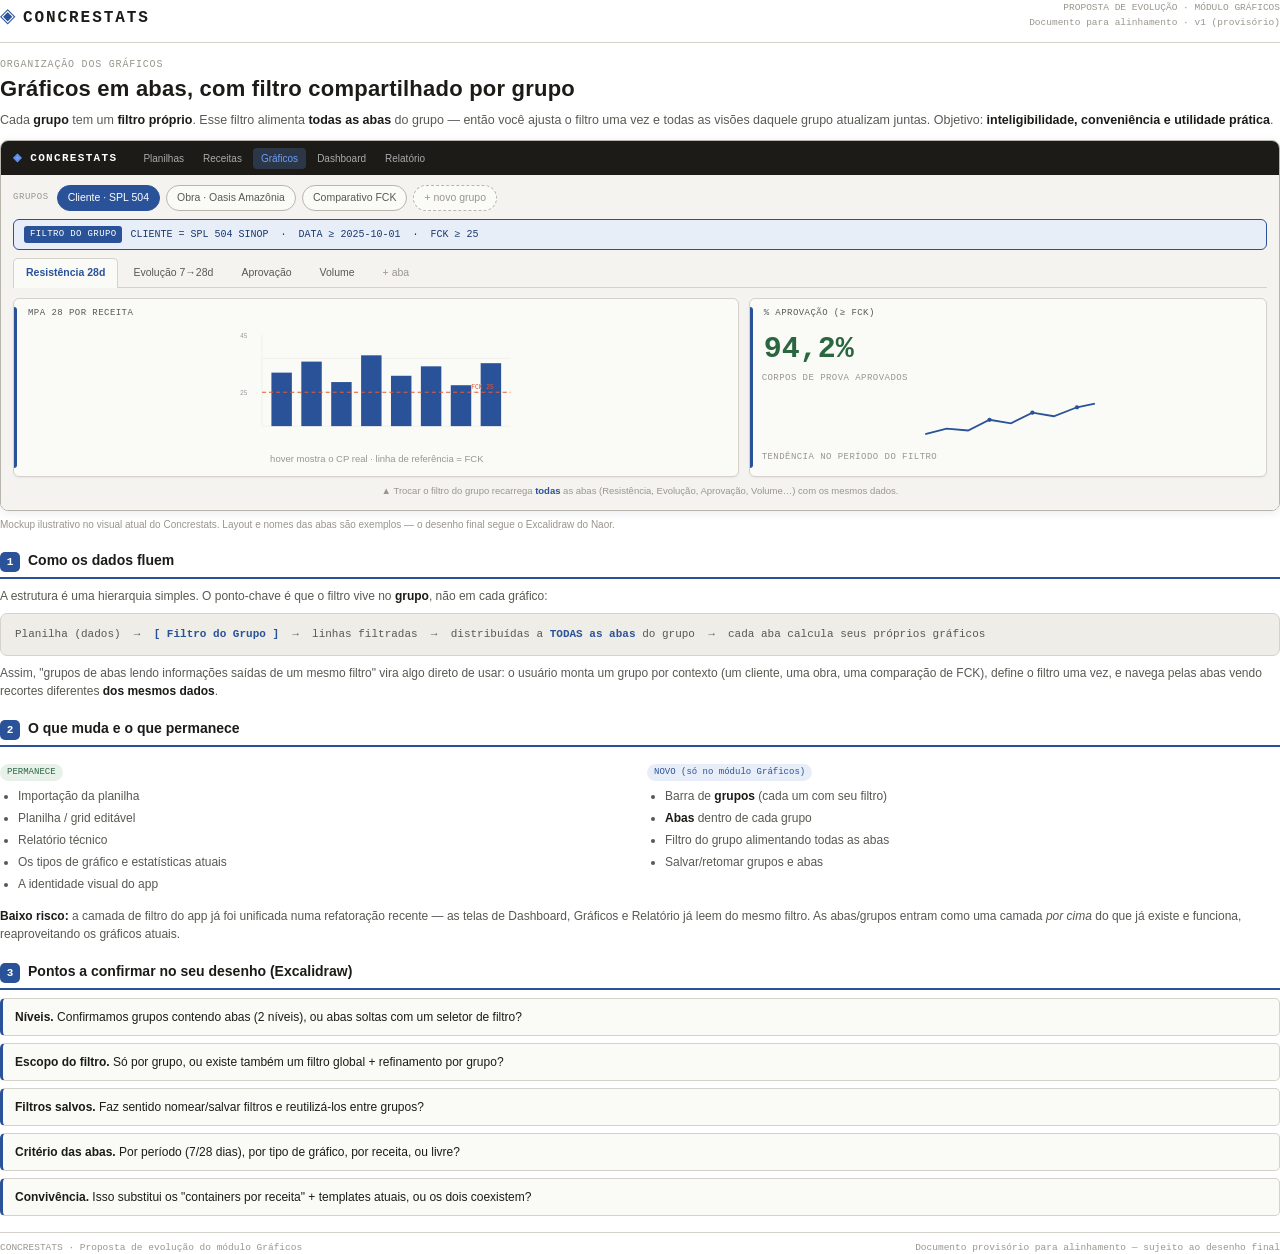
<file: proposta/Proposta_Concrestats_Graficos_Abas.html>
<!DOCTYPE html>
<html lang="pt-BR">
<head>
<meta charset="UTF-8">
<title>Concrestats — Proposta: Gráficos em Abas</title>
<style>
  @page { size: A4; margin: 13mm 13mm; }
  * { box-sizing: border-box; margin: 0; padding: 0; -webkit-print-color-adjust: exact; print-color-adjust: exact; }
  :root{
    --bg:#f4f3ef; --panel:#eeede8; --white:#fafaf7; --border:#d4d2ca; --border-d:#b8b5ac;
    --text:#1c1b18; --text2:#5a5852; --text3:#9a968e; --accent:#2a5298; --accent2:#1a3a6e;
    --accent-bg:#e8eef8; --success:#2a6640; --mono:'IBM Plex Mono','Consolas',monospace; --sans:'IBM Plex Sans','Segoe UI',sans-serif;
  }
  body{ font-family:var(--sans); color:var(--text); font-size:12px; line-height:1.5; background:#fff; }
  h1{ font-size:22px; font-weight:600; letter-spacing:.01em; }
  h2{ font-size:14px; font-weight:600; color:var(--text); margin:18px 0 8px; padding-bottom:5px; border-bottom:2px solid var(--accent); }
  h2 .n{ display:inline-block; width:20px; height:20px; line-height:20px; text-align:center; background:var(--accent); color:#fff; border-radius:5px; font-size:11px; margin-right:8px; font-family:var(--mono); }
  p{ margin:6px 0; color:var(--text2); }
  .lead{ color:var(--text2); font-size:12.5px; }
  strong{ color:var(--text); }
  .mono{ font-family:var(--mono); }
  .muted{ color:var(--text3); }
  .page-break{ page-break-before:always; }

  /* Cabeçalho do documento */
  .doc-head{ display:flex; align-items:flex-end; justify-content:space-between; border-bottom:1px solid var(--border); padding-bottom:12px; }
  .brand{ display:flex; align-items:baseline; gap:8px; }
  .brand .mark{ color:var(--accent); font-size:20px; }
  .brand .name{ font-family:var(--mono); font-size:16px; font-weight:600; letter-spacing:.12em; }
  .doc-meta{ text-align:right; color:var(--text3); font-family:var(--mono); font-size:9.5px; line-height:1.6; }
  .title-block{ margin-top:14px; }
  .title-block .sub{ color:var(--text3); font-family:var(--mono); font-size:10px; letter-spacing:.08em; text-transform:uppercase; }

  /* ── MOCKUP DA TELA ─────────────────────────── */
  .mock{ border:1px solid var(--border-d); border-radius:8px; overflow:hidden; margin:10px 0 6px; box-shadow:0 2px 10px rgba(0,0,0,.08); }
  .m-topbar{ background:var(--text); color:#fff; height:34px; display:flex; align-items:center; gap:18px; padding:0 12px; }
  .m-logo{ font-family:var(--mono); font-size:11px; font-weight:600; letter-spacing:.12em; }
  .m-logo .mk{ color:#6b9fff; }
  .m-nav{ display:flex; gap:3px; }
  .m-nav span{ font-size:10px; color:#aaa; padding:3px 8px; border-radius:4px; }
  .m-nav span.on{ background:rgba(107,159,255,.2); color:#6b9fff; }
  .m-body{ background:var(--bg); padding:10px 12px 12px; }

  /* barra de grupos */
  .m-groups{ display:flex; align-items:center; gap:6px; margin-bottom:8px; }
  .m-groups .lbl{ font-family:var(--mono); font-size:9px; color:var(--text3); text-transform:uppercase; letter-spacing:.06em; margin-right:2px; }
  .chip{ font-size:10.5px; padding:4px 10px; border-radius:14px; border:1px solid var(--border-d); background:var(--white); color:var(--text2); }
  .chip.on{ background:var(--accent); color:#fff; border-color:var(--accent); font-weight:500; }
  .chip.add{ border-style:dashed; color:var(--text3); }

  /* filtro do grupo */
  .m-filter{ display:flex; align-items:center; gap:8px; background:var(--accent-bg); border:1px solid var(--accent); border-radius:6px; padding:6px 10px; margin-bottom:8px; }
  .m-filter .tag{ font-family:var(--mono); font-size:9px; color:#fff; background:var(--accent); padding:2px 6px; border-radius:3px; letter-spacing:.04em; }
  .m-filter .expr{ font-family:var(--mono); font-size:10px; color:var(--accent2); }

  /* abas */
  .m-tabs{ display:flex; gap:2px; border-bottom:1px solid var(--border); margin-bottom:10px; }
  .m-tabs .tab{ font-size:10.5px; padding:6px 12px; color:var(--text2); border:1px solid transparent; border-bottom:none; }
  .m-tabs .tab.on{ background:var(--white); border-color:var(--border); border-radius:5px 5px 0 0; color:var(--accent); font-weight:600; margin-bottom:-1px; }
  .m-tabs .tab.add{ color:var(--text3); }

  /* área de gráficos */
  .m-grid{ display:grid; grid-template-columns:1.4fr 1fr; gap:10px; }
  .m-card{ background:var(--white); border:1px solid var(--border); border-radius:6px; box-shadow:0 1px 2px rgba(28,27,24,.06); position:relative; overflow:hidden; }
  .m-card::before{ content:''; position:absolute; left:0; top:8px; bottom:8px; width:3px; background:var(--accent); border-radius:0 3px 3px 0; }
  .m-card .h{ font-family:var(--mono); font-size:9px; text-transform:uppercase; letter-spacing:.05em; color:var(--text2); padding:8px 10px 4px 14px; }
  .m-card .b{ padding:2px 10px 10px 12px; }
  .m-stat{ display:flex; flex-direction:column; gap:8px; }
  .m-stat .big{ font-family:var(--mono); font-size:30px; font-weight:600; color:var(--text); padding-left:2px; }
  .m-stat .big.ok{ color:var(--success); }
  .m-stat .lab{ font-family:var(--mono); font-size:9px; text-transform:uppercase; color:var(--text3); letter-spacing:.05em; }
  .m-cap{ font-size:9.5px; color:var(--text3); margin-top:7px; text-align:center; }

  .flow{ background:var(--panel); border:1px solid var(--border); border-radius:7px; padding:12px 14px; font-family:var(--mono); font-size:11px; color:var(--text2); margin:8px 0; }
  .flow b{ color:var(--accent); }

  .two{ display:grid; grid-template-columns:1fr 1fr; gap:14px; }
  ul{ margin:6px 0 6px 18px; } li{ margin:4px 0; color:var(--text2); }
  .qbox{ background:var(--white); border:1px solid var(--border); border-left:3px solid var(--accent); border-radius:5px; padding:9px 12px; margin:7px 0; }
  .qbox b{ color:var(--text); }
  .pill{ display:inline-block; font-family:var(--mono); font-size:9px; padding:2px 7px; border-radius:10px; }
  .pill.keep{ background:#e7f1ea; color:var(--success); }
  .pill.new{ background:var(--accent-bg); color:var(--accent); }
  .foot{ margin-top:16px; padding-top:8px; border-top:1px solid var(--border); color:var(--text3); font-size:9.5px; font-family:var(--mono); display:flex; justify-content:space-between; }
  svg{ display:block; }
</style>
</head>
<body>

  <div class="doc-head">
    <div class="brand"><span class="mark">◈</span><span class="name">CONCRESTATS</span></div>
    <div class="doc-meta">PROPOSTA DE EVOLUÇÃO · MÓDULO GRÁFICOS<br>Documento para alinhamento · v1 (provisório)</div>
  </div>

  <div class="title-block">
    <div class="sub">Organização dos gráficos</div>
    <h1>Gráficos em abas, com filtro compartilhado por grupo</h1>
    <p class="lead">Cada <strong>grupo</strong> tem um <strong>filtro próprio</strong>. Esse filtro alimenta <strong>todas as abas</strong> do grupo —
    então você ajusta o filtro uma vez e todas as visões daquele grupo atualizam juntas. Objetivo: <strong>inteligibilidade, conveniência e utilidade prática</strong>.</p>
  </div>

  <!-- ─────────── MOCKUP ─────────── -->
  <div class="mock" role="img" aria-label="Mockup da tela de Gráficos com grupos, filtro e abas">
    <div class="m-topbar">
      <div class="m-logo"><span class="mk">◈</span> CONCRESTATS</div>
      <div class="m-nav"><span>Planilhas</span><span>Receitas</span><span class="on">Gráficos</span><span>Dashboard</span><span>Relatório</span></div>
    </div>
    <div class="m-body">
      <div class="m-groups">
        <span class="lbl">Grupos</span>
        <span class="chip on">Cliente · SPL 504</span>
        <span class="chip">Obra · Oasis Amazônia</span>
        <span class="chip">Comparativo FCK</span>
        <span class="chip add">+ novo grupo</span>
      </div>

      <div class="m-filter">
        <span class="tag">FILTRO DO GRUPO</span>
        <span class="expr">CLIENTE = SPL 504 SINOP&nbsp;&nbsp;·&nbsp;&nbsp;DATA ≥ 2025-10-01&nbsp;&nbsp;·&nbsp;&nbsp;FCK ≥ 25</span>
      </div>

      <div class="m-tabs">
        <span class="tab on">Resistência 28d</span>
        <span class="tab">Evolução 7→28d</span>
        <span class="tab">Aprovação</span>
        <span class="tab">Volume</span>
        <span class="tab add">+ aba</span>
      </div>

      <div class="m-grid">
        <div class="m-card">
          <div class="h">MPa 28 por receita</div>
          <div class="b">
            <svg viewBox="0 0 360 150" width="100%" height="118">
              <line x1="34" y1="10" x2="34" y2="126" stroke="#ececea"/>
              <line x1="34" y1="126" x2="350" y2="126" stroke="#ececea"/>
              <line x1="34" y1="40" x2="350" y2="40" stroke="#f0efe9"/>
              <line x1="34" y1="83" x2="350" y2="83" stroke="#f0efe9"/>
              <text x="6" y="14" font-family="monospace" font-size="8" fill="#999">45</text>
              <text x="6" y="86" font-family="monospace" font-size="8" fill="#999">25</text>
              <g fill="#2a5298">
                <rect x="46" y="58" width="26" height="68"/><rect x="84" y="44" width="26" height="82"/>
                <rect x="122" y="70" width="26" height="56"/><rect x="160" y="36" width="26" height="90"/>
                <rect x="198" y="62" width="26" height="64"/><rect x="236" y="50" width="26" height="76"/>
                <rect x="274" y="74" width="26" height="52"/><rect x="312" y="46" width="26" height="80"/>
              </g>
              <line x1="34" y1="83" x2="350" y2="83" stroke="#e05c3a" stroke-width="1.3" stroke-dasharray="5 4"/>
              <text x="300" y="79" font-family="monospace" font-size="8" fill="#e05c3a">FCK 25</text>
            </svg>
            <div class="m-cap">hover mostra o CP real · linha de referência = FCK</div>
          </div>
        </div>

        <div class="m-card">
          <div class="h">% Aprovação (≥ FCK)</div>
          <div class="b">
            <div class="m-stat">
              <div><div class="big ok">94,2%</div><div class="lab">corpos de prova aprovados</div></div>
              <svg viewBox="0 0 200 56" width="100%" height="50">
                <polyline points="6,46 30,40 54,42 78,30 102,34 126,22 150,26 176,16 196,12" fill="none" stroke="#2a5298" stroke-width="2"/>
                <g fill="#2a5298"><circle cx="78" cy="30" r="2.4"/><circle cx="126" cy="22" r="2.4"/><circle cx="176" cy="16" r="2.4"/></g>
              </svg>
              <div class="lab muted">tendência no período do filtro</div>
            </div>
          </div>
        </div>
      </div>
      <div class="m-cap">▲ Trocar o filtro do grupo recarrega <b style="color:#2a5298">todas</b> as abas (Resistência, Evolução, Aprovação, Volume…) com os mesmos dados.</div>
    </div>
  </div>
  <p class="muted" style="font-size:10px">Mockup ilustrativo no visual atual do Concrestats. Layout e nomes das abas são exemplos — o desenho final segue o Excalidraw do Naor.</p>

  <!-- ─────────── PÁGINA 2 ─────────── -->
  <div class="page-break"></div>

  <h2><span class="n">1</span>Como os dados fluem</h2>
  <p>A estrutura é uma hierarquia simples. O ponto-chave é que o filtro vive no <strong>grupo</strong>, não em cada gráfico:</p>
  <div class="flow">
    Planilha (dados) &nbsp;→&nbsp; <b>[ Filtro do Grupo ]</b> &nbsp;→&nbsp; linhas filtradas &nbsp;→&nbsp; distribuídas a <b>TODAS as abas</b> do grupo &nbsp;→&nbsp; cada aba calcula seus próprios gráficos
  </div>
  <p>Assim, "grupos de abas lendo informações saídas de um mesmo filtro" vira algo direto de usar: o usuário monta um grupo por contexto (um cliente, uma obra, uma comparação de FCK), define o filtro uma vez, e navega pelas abas vendo recortes diferentes <strong>dos mesmos dados</strong>.</p>

  <h2><span class="n">2</span>O que muda e o que permanece</h2>
  <div class="two">
    <div>
      <p><span class="pill keep">PERMANECE</span></p>
      <ul>
        <li>Importação da planilha</li>
        <li>Planilha / grid editável</li>
        <li>Relatório técnico</li>
        <li>Os tipos de gráfico e estatísticas atuais</li>
        <li>A identidade visual do app</li>
      </ul>
    </div>
    <div>
      <p><span class="pill new">NOVO (só no módulo Gráficos)</span></p>
      <ul>
        <li>Barra de <strong>grupos</strong> (cada um com seu filtro)</li>
        <li><strong>Abas</strong> dentro de cada grupo</li>
        <li>Filtro do grupo alimentando todas as abas</li>
        <li>Salvar/retomar grupos e abas</li>
      </ul>
    </div>
  </div>
  <p style="margin-top:8px"><strong>Baixo risco:</strong> a camada de filtro do app já foi unificada numa refatoração recente — as telas de Dashboard, Gráficos e Relatório já leem do mesmo filtro. As abas/grupos entram como uma camada <em>por cima</em> do que já existe e funciona, reaproveitando os gráficos atuais.</p>

  <h2><span class="n">3</span>Pontos a confirmar no seu desenho (Excalidraw)</h2>
  <div class="qbox"><b>Níveis.</b> Confirmamos grupos contendo abas (2 níveis), ou abas soltas com um seletor de filtro?</div>
  <div class="qbox"><b>Escopo do filtro.</b> Só por grupo, ou existe também um filtro global + refinamento por grupo?</div>
  <div class="qbox"><b>Filtros salvos.</b> Faz sentido nomear/salvar filtros e reutilizá-los entre grupos?</div>
  <div class="qbox"><b>Critério das abas.</b> Por período (7/28 dias), por tipo de gráfico, por receita, ou livre?</div>
  <div class="qbox"><b>Convivência.</b> Isso substitui os "containers por receita" + templates atuais, ou os dois coexistem?</div>

  <div class="foot">
    <span>CONCRESTATS · Proposta de evolução do módulo Gráficos</span>
    <span>Documento provisório para alinhamento — sujeito ao desenho final</span>
  </div>

</body>
</html>
</file>
